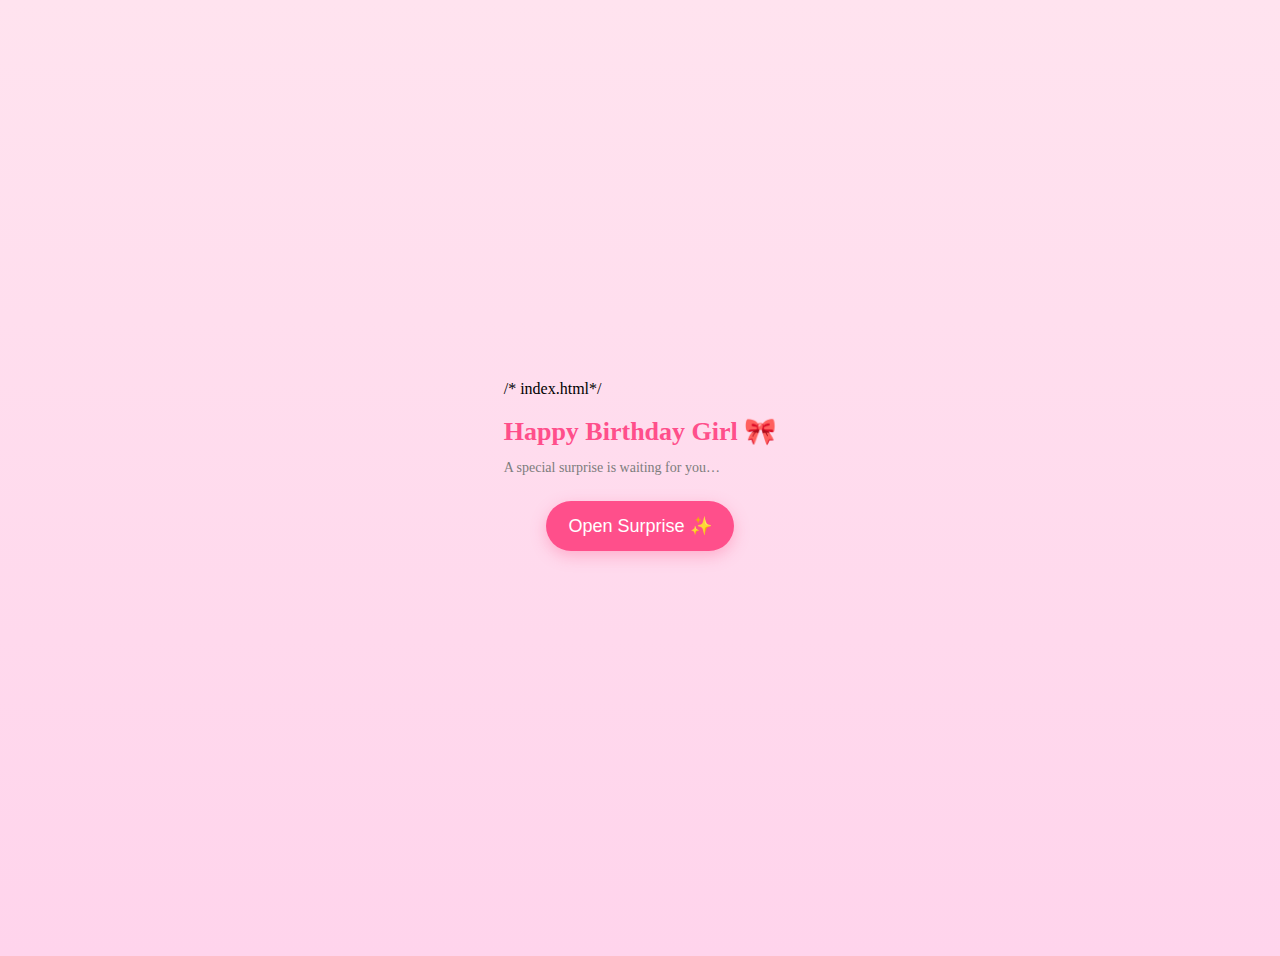
<file: index.html>
<!DOCTYPE html>
<html>
<head>
<meta charset="UTF-8">
<title>Happy Birthday</title>
<link rel="stylesheet" href="styles.css">
</head>
<body class="page">
<div class="center">
    /* index.html*/
    <h1 class="main-title">Happy Birthday Girl 🎀</h1>
    <p class="subtitle">A special surprise is waiting for you…</p>
    <button onclick="location.href='letters.html'" class="continue-btn">Open Surprise ✨</button>
</div>
</body>
</html>
</file>
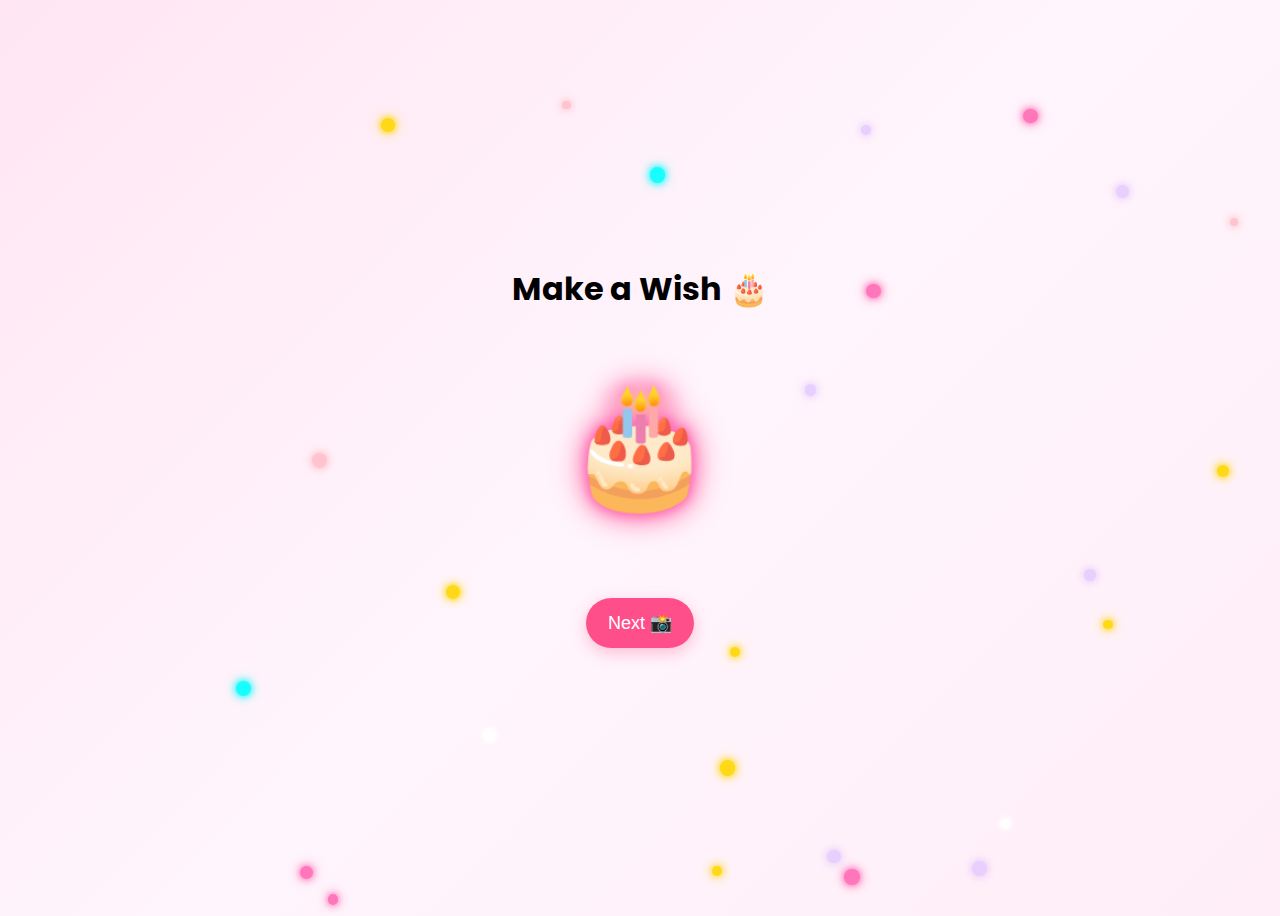
<file: cake.html>
<!DOCTYPE html>
<meta name="viewport" content="width=device-width, initial-scale=1.0">
<html lang="en">
<head>
<meta charset="UTF-8">
<title>Cake</title>

<!-- Google Fonts -->
<link href="https://fonts.googleapis.com/css2?family=Poppins:wght@300;400;500;600;700&display=swap" rel="stylesheet">

<style>
/* Page Layout */
.page {
    display: flex;
    justify-content: center;
    align-items: center;
    min-height: 100vh;
    background: linear-gradient(135deg, #ffe6f2 0%, #fff5fc 50%, #ffeef7 100%);
    position: relative;
    overflow: hidden;
    font-family: 'Poppins', sans-serif;
}

/* Center content */
.center {
    text-align: center;
    z-index: 5;
    padding: 20px;
}

/* Cake emoji styling */
.cake {
    font-size: 120px;
    margin: 40px 0;
    text-shadow: 0 0 10px #ff69b4, 0 0 20px #ff69b4, 0 0 30px #ff85c1, 0 0 40px #ffb6c1;
    animation: cakeGlow 2s infinite alternate;
}

@keyframes cakeGlow {
    0% { text-shadow: 0 0 5px #ff69b4, 0 0 10px #ff69b4, 0 0 15px #ff85c1, 0 0 20px #ffb6c1; }
    100% { text-shadow: 0 0 15px #ff69b4, 0 0 30px #ff69b4, 0 0 45px #ff85c1, 0 0 60px #ffb6c1; }
}

/* Continue button styling */
.continue-btn {
    display: inline-block;
    margin: 25px auto;
    padding: 14px 22px;
    background: #ff4f8b;
    border: none;
    color: white;
    font-size: 18px;
    border-radius: 30px;
    box-shadow: 0 5px 15px rgba(255, 90, 140, 0.35);
    cursor: pointer;
    transition: 0.3s;
    text-align: center;
}

.continue-btn:hover {
    transform: scale(1.07);
    box-shadow: 0 0 20px #ff69b4, 0 0 40px #ff85c1, 0 0 60px #ffb6c1;
}

/* Floating sparkles */
.sparkle {
    position: absolute;
    border-radius: 50%;
    opacity: 0.9;
    animation-name: float;
    animation-iteration-count: infinite;
    animation-timing-function: ease-in-out;
    box-shadow: 0 0 6px currentColor, 0 0 12px currentColor;
}

@keyframes float {
    0% { transform: translate(0,0) scale(1); opacity:1; }
    25% { transform: translateX(10px) translateY(-20px) scale(1.2); opacity:0.7; }
    50% { transform: translateX(-10px) translateY(-40px) scale(1); opacity:0.9; }
    75% { transform: translateX(15px) translateY(-25px) scale(1.1); opacity:0.8; }
    100% { transform: translateX(0) translateY(0) scale(1); opacity:1; }
}

/* Responsive adjustments */
@media (max-width: 600px) {
    .cake { font-size: 80px; }
    .continue-btn { font-size: 16px; padding: 12px 20px; }
}
</style>
</head>
<body class="page">

<div class="center">
    <h1 class="main-title">Make a Wish 🎂</h1>
    <div class="cake">🎂</div>
    <button onclick="location.href='photos.html'" class="continue-btn">Next 📸</button>
</div>

<script>
// Colors for sparkles
const colors = ['#ff69b4', '#ffc0cb', '#ffffff', '#e6ccff', '#ffd700', '#00ffff'];
const totalSparkles = 25;

for(let i=0; i<totalSparkles; i++){
    const sparkle = document.createElement('div');
    sparkle.classList.add('sparkle');

    // Random color
    const color = colors[Math.floor(Math.random()*colors.length)];
    sparkle.style.backgroundColor = color;
    sparkle.style.color = color;

    // Random position
    sparkle.style.top = Math.random() * window.innerHeight + 'px';
    sparkle.style.left = Math.random() * window.innerWidth + 'px';

    // Random size
    const size = 6 + Math.random()*10;
    sparkle.style.width = size + 'px';
    sparkle.style.height = size + 'px';

    // Random animation duration
    sparkle.style.animationDuration = (3 + Math.random()*3) + 's';

    // Random animation delay
    sparkle.style.animationDelay = Math.random()*3 + 's';

    document.body.appendChild(sparkle);
}
</script>

</body>
</html>
</file>
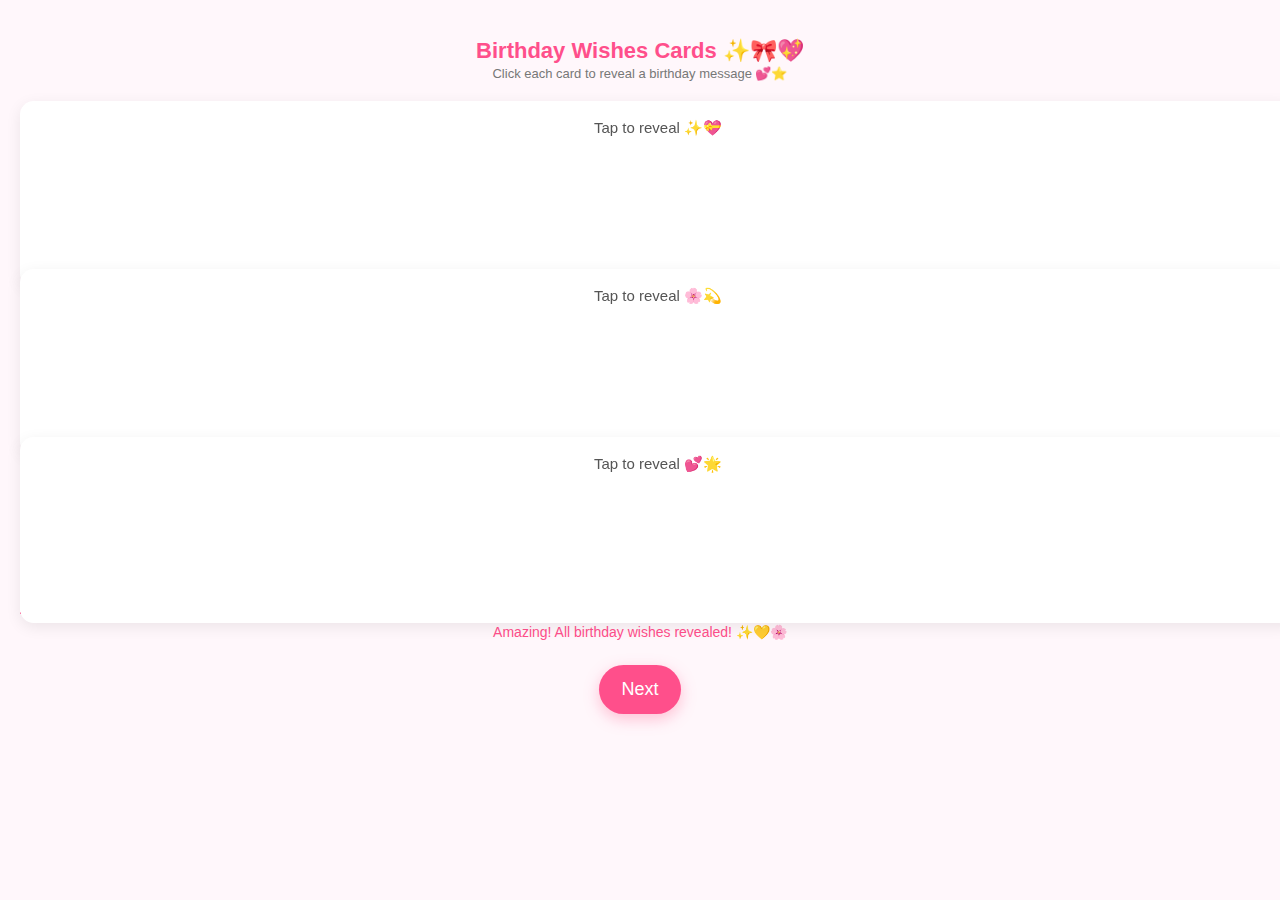
<file: final.html>
<!DOCTYPE html>
<html lang="en">
<head>
<meta charset="UTF-8">
<meta name="viewport" content="width=device-width, initial-scale=1.0">
<title>Birthday Wishes Cards 🎀</title>
<style>
/* PAGE */
body {
    margin: 0;
    background: #fff7fb;
    font-family: 'Poppins', sans-serif;
}

.page-container {
    padding: 20px;
    text-align: center;
}

/* HEADERS */
.heading {
    color: #ff4f8b;
    margin-bottom: 4px;
    font-size: 22px;
    font-weight: 600;
}

.subtext {
    margin-top: -2px;
    font-size: 13px;
    color: #777;
}

/* WRAPPER */
.cards-wrapper {
    margin-top: 20px;
    display: flex;
    flex-direction: column;
    gap: 18px;
}

/* FLIP CARD CONTAINER */
.flip-card {
    width: 100%;
    height: 150px;
    perspective: 1000px;
    cursor: pointer;
}

/* INNER FLIP */
.flip-inner {
    width: 100%;
    height: 100%;
    position: relative;
    transition: transform 0.6s;
    transform-style: preserve-3d;
}

/* WHEN CLICKED */
.flip-card.flipped .flip-inner {
    transform: rotateY(180deg);
}

/* BOTH SIDES */
.flip-front,
.flip-back {
    position: absolute;
    width: 100%;
    height: 100%;
    backface-visibility: hidden;
    background: #fff;
    border-radius: 14px;
    padding: 18px;
    display: flex;
    align-items: flex-start;
    justify-content: center;
    color: #555;
    font-size: 15px;
    box-shadow: 0 4px 15px rgba(0,0,0,0.08);
}

/* BACK SIDE */
.flip-back {
    transform: rotateY(180deg);
    font-size: 14px;
    padding: 20px;
    line-height: 1.45;
}

/* Small text */
.tap-info {
    display: block;
    margin-top: 12px;
    font-size: 12px;
    color: #ff4f8b;
}

/* Bottom message */
.bottom-line {
    margin-top: 25px;
    font-size: 14px;
    color: #ff4f8b;
    border-top: 2px solid #ff4f8b;
    padding-top: 10px;
}

.continue-btn {
    display: block; /* was none */
    margin: 25px auto;
    padding: 14px 22px;
    background: #ff4f8b;
    border: none;
    color: white;
    font-size: 18px;
    border-radius: 30px;
    box-shadow: 0 5px 15px rgba(255, 90, 140, 0.35);
    cursor: pointer;
    transition: 0.3s;
}

.continue-btn:hover {
    transform: scale(1.07);
}
</style>

</head>

<body>

<div class="page-container">

    <h2 class="heading">Birthday Wishes Cards ✨🎀💖</h2>
    <p class="subtext">Click each card to reveal a birthday message 💕⭐</p>

    <div class="cards-wrapper">

        <!-- CARD 1 -->
        <div class="flip-card" onclick="flip(this)">
            <div class="flip-inner">
                <div class="flip-front">
                    Tap to reveal ✨💝
                </div>

                <div class="flip-back">
                    Happy Birthday to the girl who makes every day feel like a celebration! 🎉💕✨  
                    <span class="tap-info">Tap to flip back</span>
                </div>
            </div>
        </div>

        <!-- CARD 2 -->
        <div class="flip-card" onclick="flip(this)">
            <div class="flip-inner">
                <div class="flip-front">
                    Tap to reveal 🌸💫
                </div>

                <div class="flip-back">
                    Another year of being absolutely incredible, beautiful, and perfect just the way you are! ✨🌷💖  
                    <span class="tap-info">Tap to flip back</span>
                </div>
            </div>
        </div>

        <!-- CARD 3 -->
        <div class="flip-card" onclick="flip(this)">
            <div class="flip-inner">
                <div class="flip-front">
                    Tap to reveal 💕🌟
                </div>

                <div class="flip-back">
                    May this new year bring you endless joy, love, and all the dreams your heart desires! ❤️🌟🎀  
                    <span class="tap-info">Tap to flip back</span>
                </div>
            </div>
        </div>

    </div>

    <p class="bottom-line">Amazing! All birthday wishes revealed! ✨💛🌸</p>
    <button onclick="location.href='tq.html'" class="continue-btn">Next</button>
</div>

<script>
function flip(card) {
    card.classList.toggle("flipped");
}
</script>

</body>
</html>
</file>
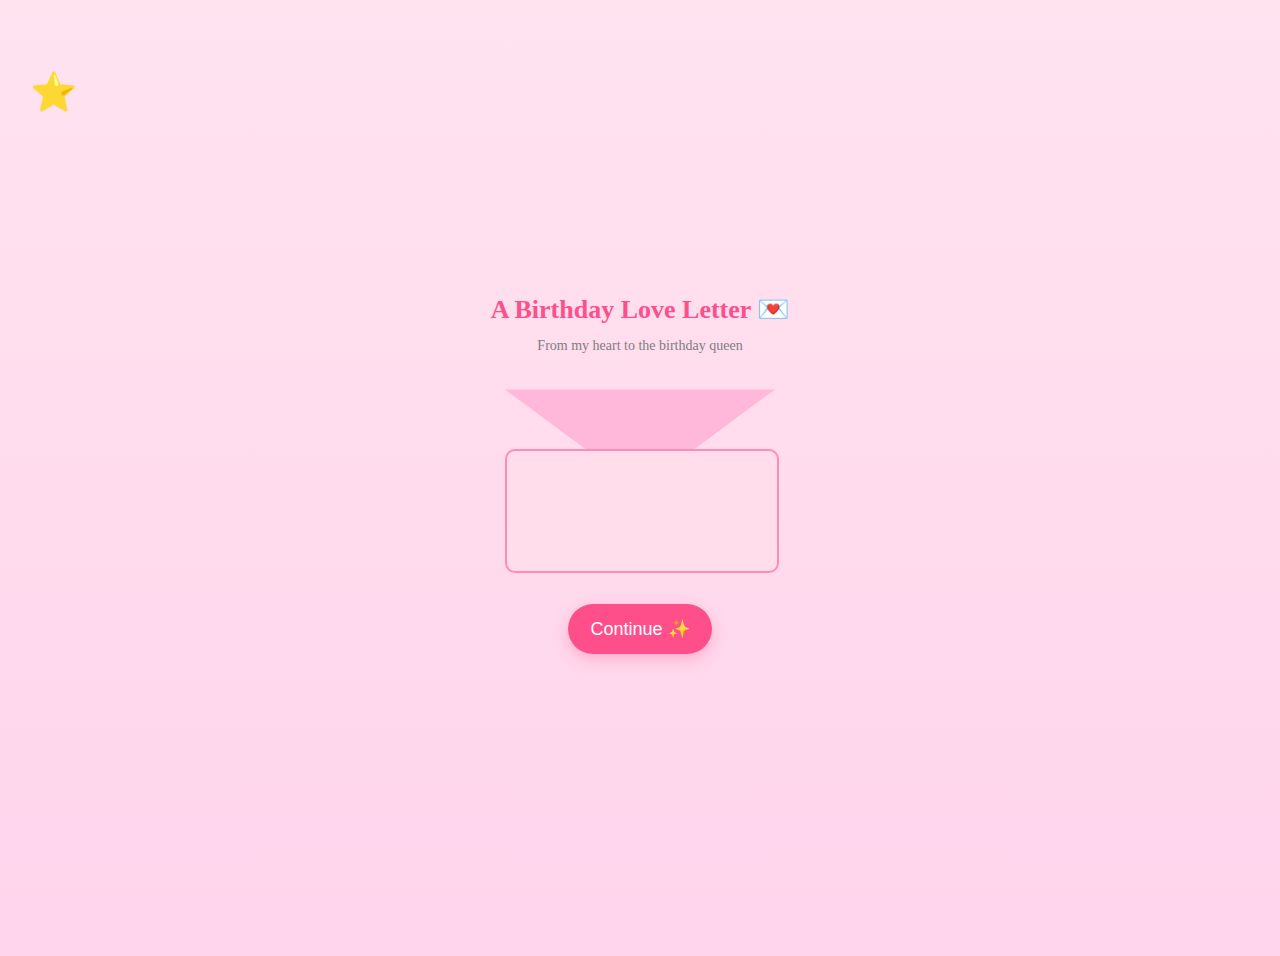
<file: letters.html>
<!DOCTYPE html>
<meta name="viewport" content="width=device-width, initial-scale=1.0">
<html lang="en">
<head>
<meta charset="UTF-8">
<title>Birthday Letter</title>

<!-- Google Fonts -->
<link href="https://fonts.googleapis.com/css2?family=Poppins:wght@300;400;500;600;700&family=Dancing+Script:wght@500;600;700&display=swap" rel="stylesheet">

<link rel="stylesheet" href="styles.css">
</head>

<body class="page">

<!-- Yellow Star -->
<div class="star">⭐</div>

<div class="container">

    <!-- Header -->
    <h1 class="main-title">A Birthday Love Letter 💌</h1>
    <p class="subtitle">From my heart to the birthday queen</p>

    <!-- Envelope First Screen -->
    <div id="envelopeSection">
        <div id="envelopeBox" class="envelope" onclick="openEnvelope()">
            <div class="top-flap"></div>
            <div class="bottom-flap"></div>
        </div>
    </div>

    <!-- LETTER CARD -->
    <div id="letterCard" class="letter-card">
        <div class="letter-header">✨ To My Birthday Princess</div>
        <div id="letterText" class="letter-text"></div>
        <div class="stamp">💗<br>LOVE SEAL</div>
        <div class="signature">Forever yours 💕</div>
    </div>

    <button id="continueBtn" class="continue-btn">Continue ✨</button>

</div>

<script>
let letters = [
`My dearest anuradha,<br><br>
Today marks another year of your incredible existence, and I couldn't be more grateful to celebrate it with you. You bring so much joy, laughter, and love into this world – and into my life. You deserve all the magic, all the dreams, and all the love this world has to offer.`,

`You have been with me in my happiest moments and also in my hardest days. You stood beside me when I felt weak, and you always lifted me up. Your support means more to me than words can ever explain.`,

`Thank you for staying with me through every high and low. You listened to me, guided me, and never left my side. I feel safe with you, and I know I can always trust you.`,

`You bring comfort, laughter, and peace into my life. I admire your heart, your strength, and your kindness. You truly are a blessing, and I wish you all the happiness in this world.`
];

let current = 0;

function openEnvelope() {
    document.getElementById("envelopeBox").classList.add("open");
    setTimeout(() => {
        document.getElementById("envelopeSection").style.display = "none";
        showLetter();
    }, 900);
}

function showLetter() {
    document.getElementById("letterCard").style.display = "block";
    document.getElementById("continueBtn").style.display = "block";
    document.getElementById("letterText").innerHTML = letters[current];
}

function nextLetter() {
    current++;
    if (current >= letters.length) {
        location.href = "cake.html";
        return;
    }
    document.getElementById("letterText").style.opacity = 0;
    setTimeout(() => {
        document.getElementById("letterText").innerHTML = letters[current];
        document.getElementById("letterText").style.opacity = 1;
    }, 400);
}

// Make Continue button work for opening envelope first, then next letters
document.getElementById("continueBtn").addEventListener("click", () => {
    if (document.getElementById("letterCard").style.display !== "block") {
        openEnvelope();
    } else {
        nextLetter();
    }
});
</script>

</body>
</html>
</file>
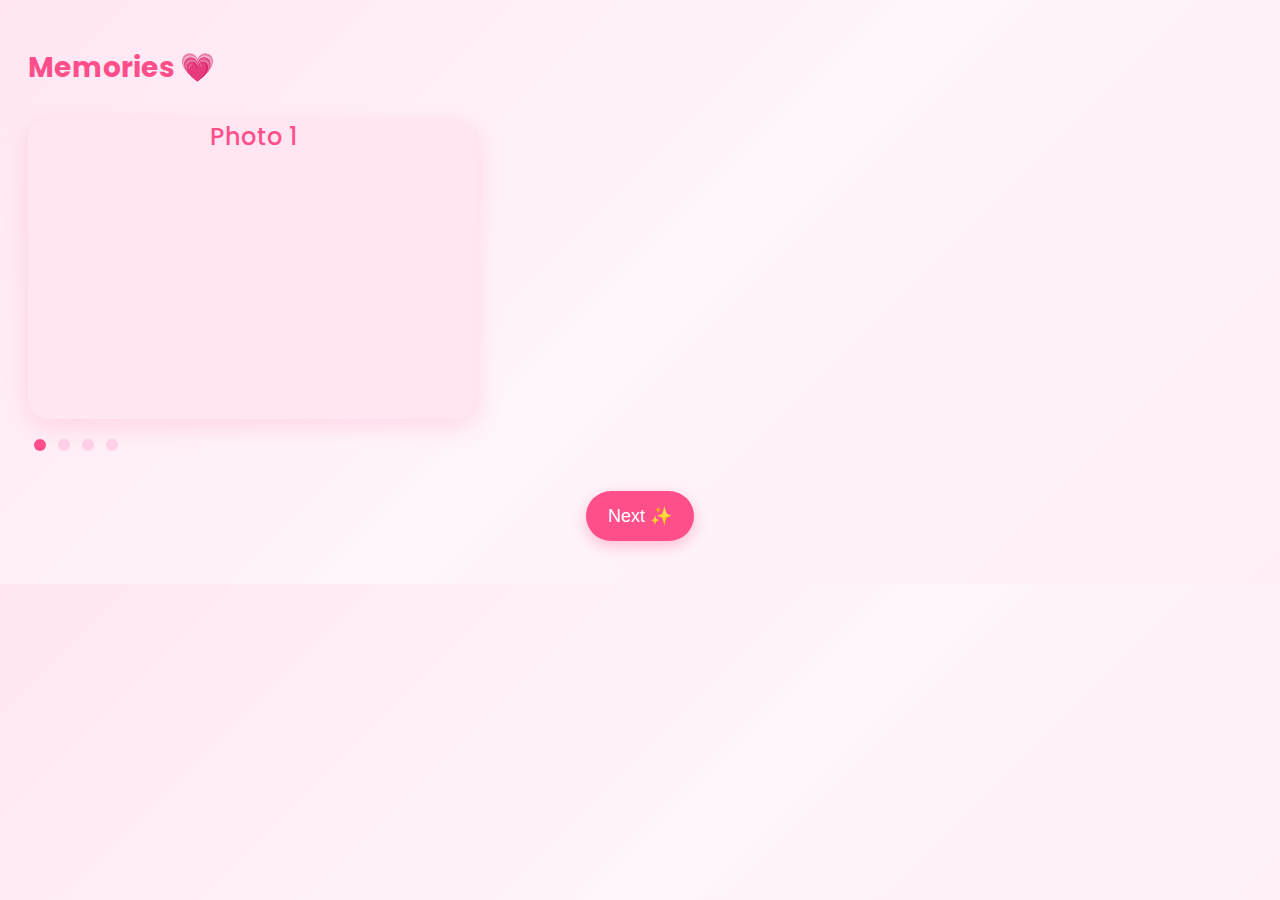
<file: photos.html>
<!DOCTYPE html>
<html lang="en">
<head>
<meta charset="UTF-8">
<meta name="viewport" content="width=device-width, initial-scale=1.0">
<title>Photos</title>

<!-- Google Fonts -->
<link href="https://fonts.googleapis.com/css2?family=Poppins:wght@300;400;500;600;700&display=swap" rel="stylesheet">

<style>
/* Page Layout */
.page {
    padding: 20px;
    display: flex;
    flex-direction: column;
    justify-content: flex-start;
    align-items: flex-start;
    min-min-min-height: 100vh;
    background: linear-gradient(135deg, #ffe6f2 0%, #fff5fc 50%, #ffeef7 100%);
    position: relative;
    overflow-x: hidden;
    font-family: 'Poppins', sans-serif;
    
}

/* Title */
.main-title {
    font-size: 28px;
    color: #ff4f8b;
    margin-bottom: 30px;
}

/* Carousel Container */
.carousel {
    width: 100%;
    max-width: 450px;
    overflow: hidden;
    border-radius: 20px;
    box-shadow: 0 8px 25px rgba(255,110,150,0.2);
    position: relative;
    margin-bottom: 20px;
}

/* Carousel Track */
.carousel-track {
    display: flex;
    transition: transform 0.5s ease-in-out;
}

/* Individual Slides */
.slide {
    min-width: 100%;
    flex-shrink: 0;
    height: 300px;
    display: flex;
    align-items: flex-start;
    justify-content: center;
    background: #ffe6f2;
    color: #ff4f8b;
    font-size: 24px;
    font-weight: 500;
    border-radius: 20px;
    box-shadow: 0 4px 15px rgba(255,90,140,0.25);
    margin-right: 10px;
    user-select: none;
}

/* Dots Navigation */
.dots {
    display: flex;
    justify-content: center;
    margin-bottom: 25px;
}

.dot {
    width: 12px;
    height: 12px;
    margin: 0 6px;
    background: #ffd1e9;
    border-radius: 50%;
    display: inline-block;
    cursor: pointer;
    transition: 0.3s;
}

.dot.active {
    background: #ff4f8b;
}

/* Continue Button */
.continue-btn {
    display: inline-block;
    margin: 15px auto;
    padding: 14px 22px;
    background: #ff4f8b;
    border: none;
    color: white;
    font-size: 18px;
    border-radius: 30px;
    box-shadow: 0 5px 15px rgba(255, 90, 140, 0.35);
    cursor: pointer;
    transition: 0.3s;
    text-align: center;
}

.continue-btn:hover {
    transform: scale(1.07);
    box-shadow: 0 0 20px #ff69b4, 0 0 40px #ff85c1, 0 0 60px #ffb6c1;
}

/* Responsive adjustments */
@media (max-width: 600px) {
    .slide { height: 220px; font-size: 20px; }
    .main-title { font-size: 24px; margin-bottom: 20px; }
    .continue-btn { font-size: 16px; padding: 12px 20px; }
    .carousel { max-width: 90%; }
}
</style>
</head>

<body class="page">

<h1 class="main-title">Memories 💗</h1>

<div class="carousel">
    <div class="carousel-track">
        <div class="slide photo-frame">Photo 1</div>
        <div class="slide photo-frame">Photo 2</div>
        <div class="slide photo-frame">Photo 3</div>
        <div class="slide photo-frame">Photo 4</div>
    </div>
</div>

<div class="dots">
    <span class="dot active"></span>
    <span class="dot"></span>
    <span class="dot"></span>
    <span class="dot"></span>
</div>

<button onclick="location.href='final.html'" class="continue-btn">Next ✨</button>

<script>
let index = 0;
const track = document.querySelector('.carousel-track');
const dots = document.querySelectorAll('.dot');

function updateCarousel() {
    track.style.transform = `translateX(-${index * 100}%)`;
    dots.forEach(d => d.classList.remove('active'));
    dots[index].classList.add('active');
}

// Click on dots
dots.forEach((dot, i) => {
    dot.onclick = () => { index = i; updateCarousel(); }
});

// Optional: Auto-slide every 4s
setInterval(() => {
    index = (index + 1) % dots.length;
    updateCarousel();
}, 4000);
</script>

</body>
</html>
</file>
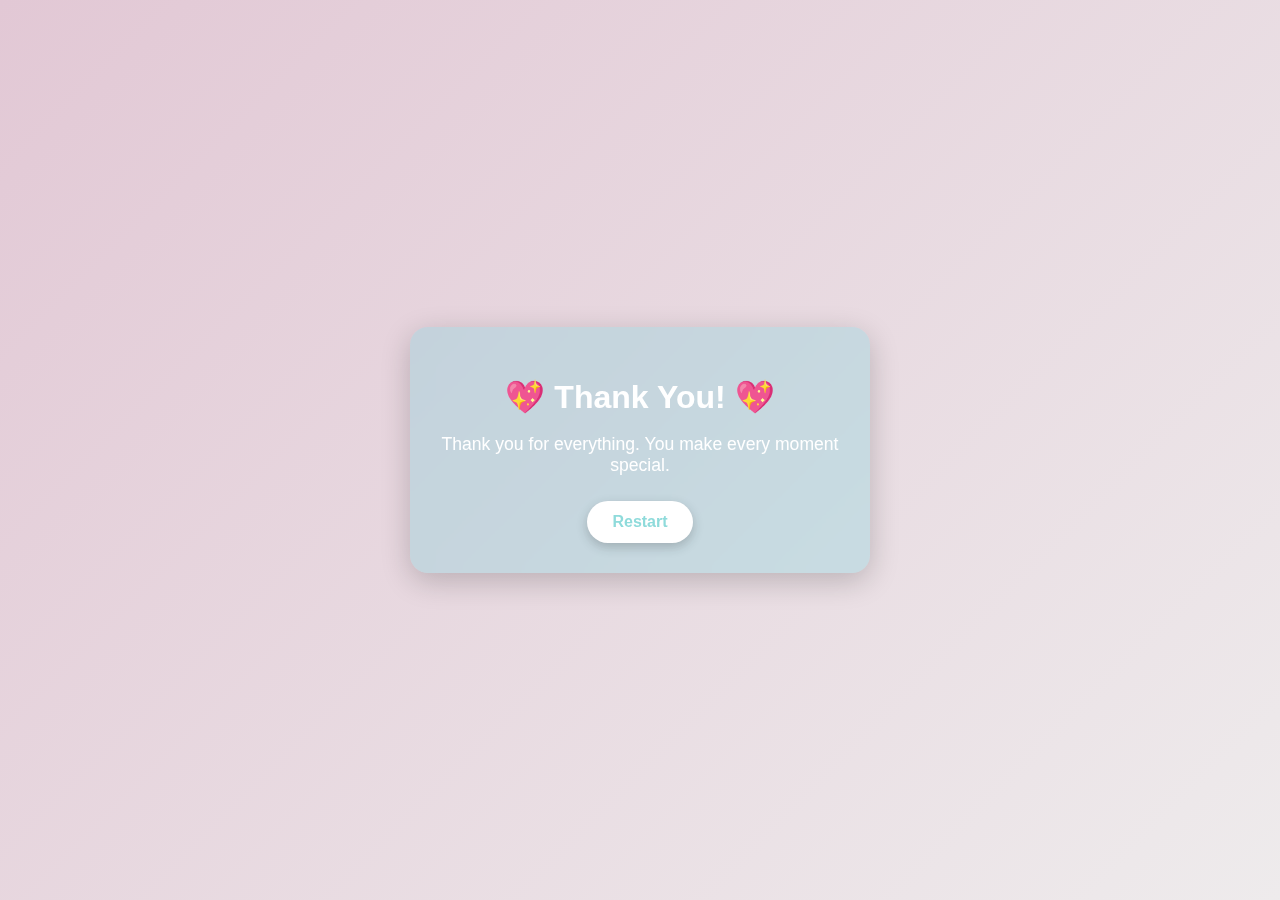
<file: tq.html>
<!DOCTYPE html>
<meta name="viewport" content="width=device-width, initial-scale=1.0">
<html lang="en">
<head>
<meta charset="UTF-8">
<meta name="viewport" content="width=device-width, initial-scale=1.0">
<title>Thank You</title>

<style>
    body {
        margin: 0;
        padding: 0;
        background: linear-gradient(135deg, #e2c8d5, #eeebec);
        font-family: "Poppins", sans-serif;
        display: flex;
        justify-content: center;
        align-items: center;
        height: 100vh;
        text-align: center;
        color: #ffffff;
    }

    .thankyou-box {
        background: rgba(7, 203, 218, 0.15);
        padding: 30px;
        width: 90%;
        max-width: 400px;
        border-radius: 18px;
        backdrop-filter: blur(10px);
        box-shadow: 0 8px 30px rgba(0,0,0,0.2);
        animation: fadeIn 1.2s ease;
    }

    h1 {
        font-size: 2rem;
        margin-bottom: 10px;
        font-weight: 600;
    }

    p {
        font-size: 1.1rem;
        margin-bottom: 25px;
    }

    .restart-btn {
        background: #ffffff;
        color: #8fdbdb;
        padding: 12px 25px;
        border-radius: 30px;
        border: none;
        cursor: pointer;
        font-size: 1rem;
        font-weight: 600;
        box-shadow: 0 4px 12px rgba(0,0,0,0.2);
        transition: 0.3s;
    }

    .restart-btn:hover {
        transform: scale(1.08);
        background: #ffe7f2;
    }

    @keyframes fadeIn {
        from { opacity: 0; transform: translateY(20px); }
        to { opacity: 1; transform: translateY(0); }
    }
</style>

</head>
<body>

<div class="thankyou-box">
    <h1>💖 Thank You! 💖</h1>
    <p>Thank you for everything.  
       You make every moment special.</p>

    <button class="restart-btn" onclick="restart()">Restart</button>
</div>

<script>
    function restart() {
        window.location.href = "index.html";  
        // Change the filename based on your first page
    }
</script>

</body>
</html>
</file>
<file: styles.css>
/* Full-page center */
.page {
    display: flex;
    justify-content: center;
    align-items: center;
    height: 100vh;
    background: linear-gradient(#ffe3ef, #ffd4ec);
    padding: 20px;
}

/* Main card */
.card {
    width: 90%;
    max-width: 420px;
    background: #ffffff;
    text-align: center;
    padding: 30px 25px;
    border-radius: 25px;
    box-shadow: 0 6px 20px rgba(0,0,0,0.15);
}

/* Title */
.title {
    font-size: 26px;
    color: #ff4f8b;
    font-weight: bold;
    margin-bottom: 15px;
}

/* Pink letter card */
.letter-card {
    display: none;
    background: #fff7fb;
    border: 2px solid #ff9fc2;
    border-radius: 20px;
    padding: 20px;
    text-align: left;
    margin-top: 20px;
    font-size: 17px;
    line-height: 1.6;
    animation: fadeIn 0.8s ease forwards;
}

@keyframes fadeIn {
    from { opacity: 0; transform: translateY(30px); }
    to { opacity: 1; transform: translateY(0); }
}


/* CLOUDS */
.cloud {
    position: absolute;
    width: 90px;
    opacity: 0.6;
    animation: floatClouds 6s infinite ease-in-out;
    z-index: 1;
}

.cloud1 { top: 80px; left: 65%; animation-delay: 0s; }
.cloud2 { top: 150px; left: 10%; animation-delay: 1s; }
.cloud3 { top: 260px; left: 75%; animation-delay: 2s; }

@keyframes floatClouds {
    0% { transform: translateY(0); }
    50% { transform: translateY(-12px); }
    100% { transform: translateY(0); }
}

/* STAR */
.star {
    position: absolute;
    top: 70px;
    left: 30px;
    font-size: 38px;
    z-index: 2;
}

/* CENTRAL CONTAINER */
.container {
    width: 92%;
    max-width: 420px;
    margin: auto;
    text-align: center;
    z-index: 5;
}

/* HEADINGS */
.main-title {
    font-size: 26px;
    color: #ff4f8b;
    font-weight: 600;
}

.subtitle {
    margin-top: -4px;
    font-size: 14px;
    color: #7d7d7d;
}

/* ENVELOPE */
#envelopeSection {
    margin-top: 35px;
}

.envelope {
    width: 270px;
    height: 190px;
    margin: auto;
    position: relative;
    cursor: pointer;
}

.top-flap {
    position: absolute;
    width: 100%;
    height: 100px;
    background: #ffb8d9;
    clip-path: polygon(0 0, 100% 0, 50% 100%);
    transition: 0.7s;
}

.bottom-flap {
    position: absolute;
    top: 60px;
    width: 100%;
    height: 120px;
    background: #ffddea;
    border-radius: 10px;
    border: 2px solid #ff8cb7;
}

.envelope.open .top-flap {
    transform: rotateX(180deg);
    transform-origin: top;
}

/* LETTER CARD */
.letter-card {
    display: none;
    margin-top: 30px;
    background: #fffdfd;
    border-radius: 20px;
    padding: 28px 25px;
    border: 2px solid #ffe4f0;
    box-shadow: 0 8px 25px rgba(255, 110, 150, 0.25);
    animation: fadeIn 0.8s ease;
    position: relative;
}

@keyframes fadeIn {
    from { opacity: 0; transform: translateY(20px); }
    to { opacity: 1; transform: translateY(0); }
}

.letter-header {
    font-size: 16px;
    font-weight: 600;
    color: #d33f82;
    text-align: left;
    padding-bottom: 6px;
    border-bottom: 1px solid #ffd1e9;
}

.letter-text {
    font-family: 'Dancing Script', cursive;
    font-size: 21px;
    line-height: 1.55;
    margin-top: 16px;
    text-align: left;
    color: #444;
    transition: 0.4s;
}

/* Stamp */
.stamp {
    position: absolute;
    bottom: 10px; /* slightly lower */
    left: 15px;
    width: 50px; /* reduced from 70px */
    height: 50px; /* reduced from 70px */
    font-size: 12px; /* smaller */
    border-radius: 50%;
    background: #ffe7f1;
    border: 2px dotted #ff75ad;
    display: flex;
    align-items: center;
    justify-content: center;
    text-align: center;
    color: #ff4f8b;
    font-weight: 600;
}

/* Signature */
.signature {
    text-align: right;
    font-size: 18px;
    color: #ff4f8b;
    margin-top: 20px;
    font-family: 'Dancing Script', cursive;
}

.continue-btn {
    display: block; /* was none */
    margin: 25px auto;
    padding: 14px 22px;
    background: #ff4f8b;
    border: none;
    color: white;
    font-size: 18px;
    border-radius: 30px;
    box-shadow: 0 5px 15px rgba(255, 90, 140, 0.35);
    cursor: pointer;
    transition: 0.3s;
}

.continue-btn:hover {
    transform: scale(1.07);
}
</file>
